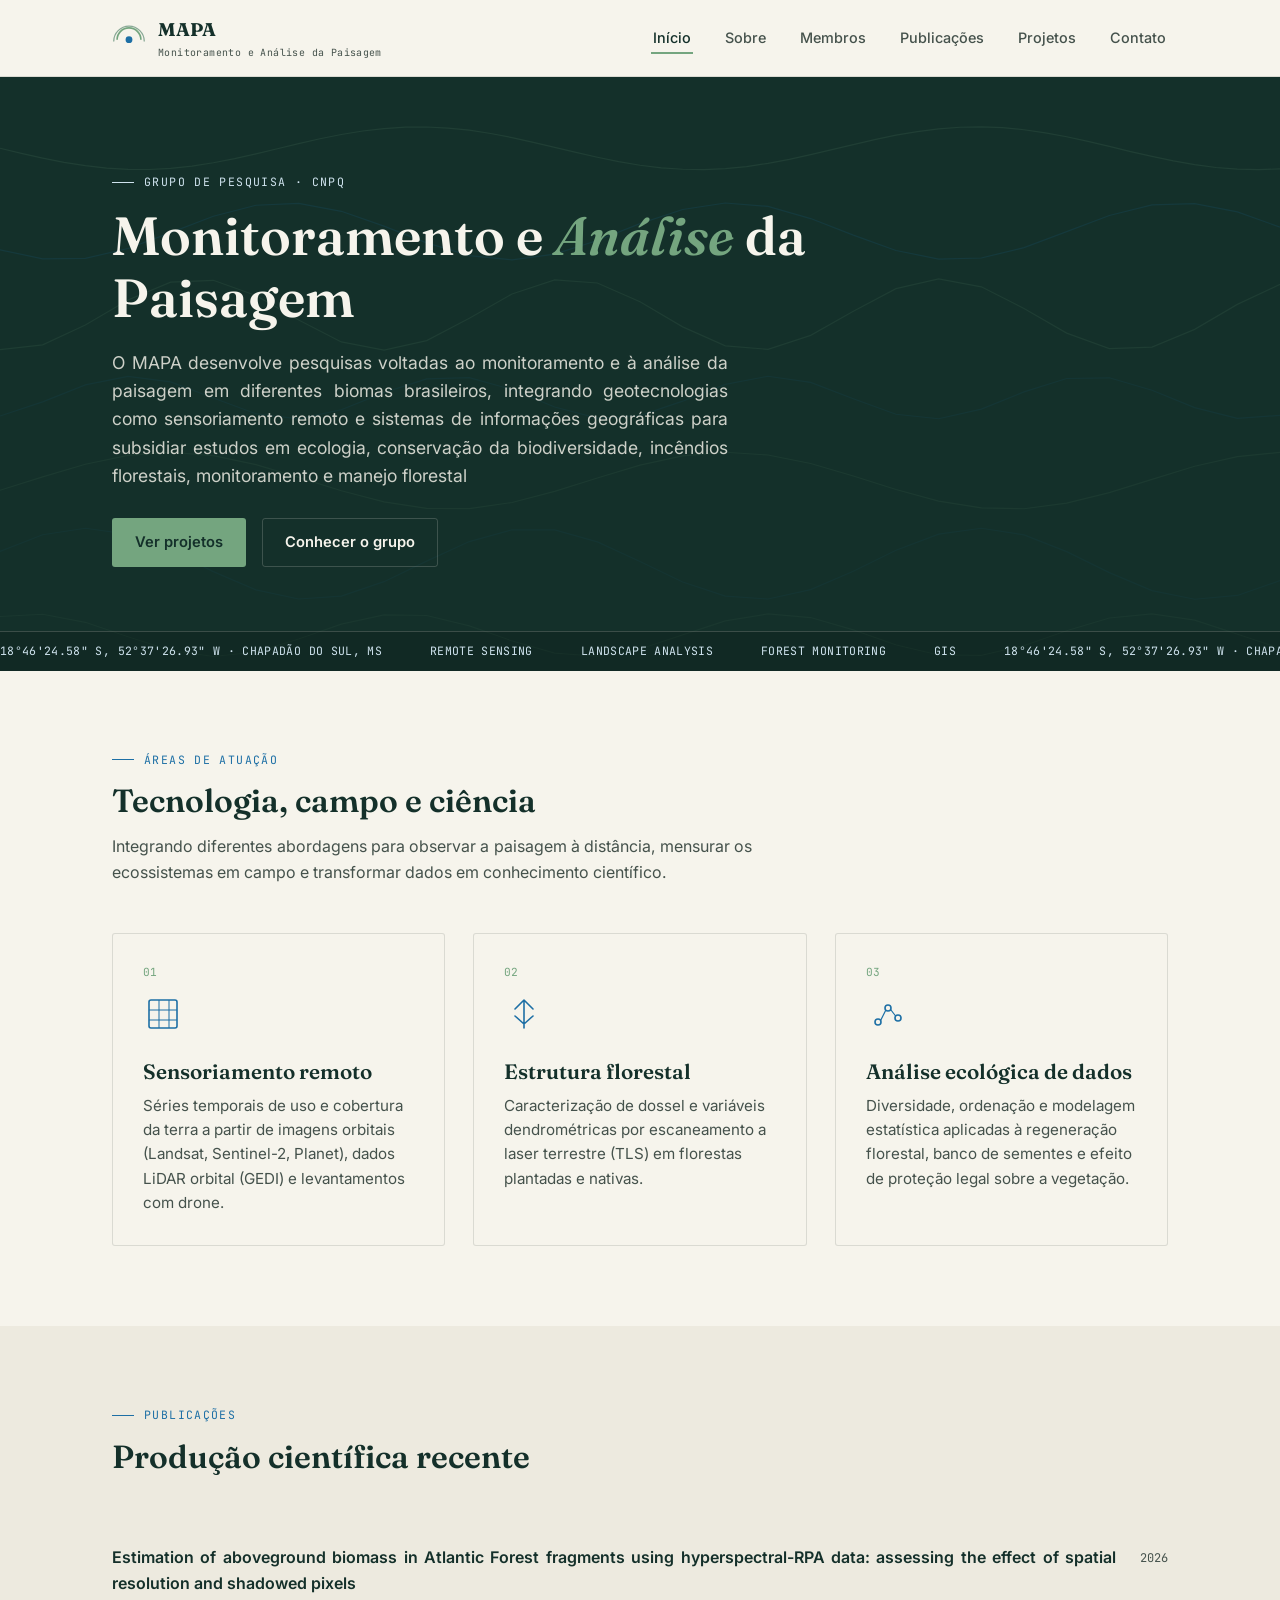
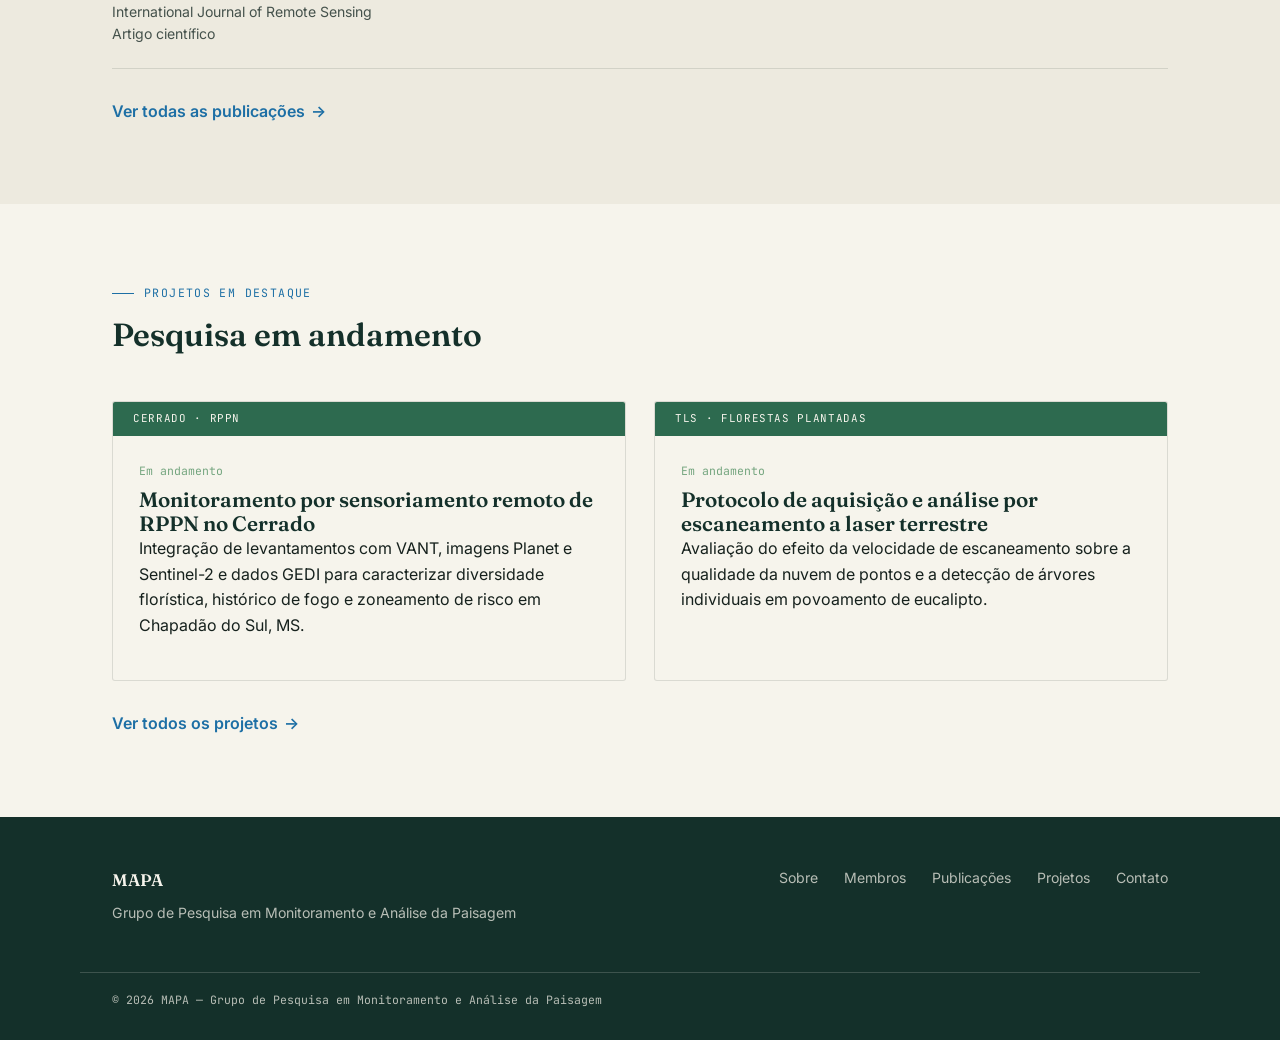
<file: index.html>
<!DOCTYPE html>
<html lang="pt-BR">
<head>
<meta charset="UTF-8">
<meta name="viewport" content="width=device-width, initial-scale=1.0">
<title>MAPA · Grupo de Pesquisa em Monitoramento e Análise da Paisagem</title>
<meta name="description" content="MAPA é um grupo de pesquisa dedicado ao monitoramento e à análise da paisagem por meio de sensoriamento remoto, estrutura florestal e ciência de dados ecológicos.">
<link rel="preconnect" href="https://fonts.googleapis.com">
<link rel="stylesheet" href="css/style.css">
</head>
<body>

<header class="site-header">
  <div class="wrap">
    <a href="index.html" class="brand">
      <svg class="brand-mark" viewBox="0 0 40 40" fill="none" xmlns="http://www.w3.org/2000/svg" aria-hidden="true">
        <path d="M2 24a18 18 0 1 1 36 0" stroke="#2D6A4F" stroke-width="1.5" opacity="0.55"/>
        <path d="M6 22a14 14 0 1 1 28 0" stroke="#74A57F" stroke-width="2"/>
        <circle cx="20" cy="22" r="4" fill="#1D6FA5"/>
      </svg>
      <span>MAPA<br><small>Monitoramento e Análise da Paisagem</small></span>
    </a>
    <button class="nav-toggle" aria-label="Abrir menu"><span></span><span></span><span></span></button>
    <nav class="primary-nav">
      <ul>
        <li><a href="index.html" class="active">Início</a></li>
        <li><a href="sobre.html">Sobre</a></li>
        <li><a href="membros.html">Membros</a></li>
        <li><a href="publicacoes.html">Publicações</a></li>
        <li><a href="projetos.html">Projetos</a></li>
        <li><a href="contato.html">Contato</a></li>
      </ul>
    </nav>
  </div>
</header>

<section class="hero">
  <svg class="hero-contours" viewBox="0 0 1200 500" preserveAspectRatio="none" xmlns="http://www.w3.org/2000/svg" aria-hidden="true">
    <path d="M0,60.0 L20,64.3 L40,68.3 L60,71.9 L80,74.7 L100,76.8 L120,77.8 L140,77.9 L160,76.9 L180,75.0 L200,72.2 L220,68.7 L240,64.7 L260,60.4 L280,56.1 L300,52.0 L320,48.4 L340,45.5 L360,43.4 L380,42.2 L400,42.1 L420,43.0 L440,44.8 L460,47.6 L480,51.0 L500,55.0 L520,59.2 L540,63.5 L560,67.6 L580,71.3 L600,74.3 L620,76.5 L640,77.7 L660,78.0 L680,77.2 L700,75.4 L720,72.7 L740,69.3 L760,65.4 L780,61.2 L800,56.9 L820,52.7 L840,49.0 L860,46.0 L880,43.7 L900,42.3 L920,42.0 L940,42.7 L960,44.4 L980,47.0 L1000,50.3 L1020,54.2 L1040,58.4 L1060,62.8 L1080,66.9 L1100,70.7 L1120,73.8 L1140,76.2 L1160,77.6 L1180,78.0 L1200,77.4" fill="none" stroke="#74A57F" stroke-width="1" opacity="0.25"/>
    <path d="M0,145.5 L40,153.1 L80,152.7 L120,144.4 L160,131.0 L200,117.3 L240,108.0 L280,106.4 L320,113.1 L360,125.6 L400,139.7 L440,150.4 L480,154.0 L520,149.2 L560,137.7 L600,123.5 L640,111.6 L680,106.1 L720,109.0 L760,119.2 L800,133.2 L840,146.1 L880,153.3 L920,152.4 L960,143.7 L1000,130.2 L1040,116.6 L1080,107.7 L1120,106.6 L1160,113.6 L1200,126.4" fill="none" stroke="#1D6FA5" stroke-width="1" opacity="0.3"/>
    <path d="M0,229.6 L40,225.6 L80,208.9 L120,187.8 L160,172.8 L200,171.2 L240,184.0 L280,204.7 L320,223.1 L360,230.0 L400,222.0 L440,203.1 L480,182.7 L520,170.8 L560,173.5 L600,189.3 L640,210.4 L680,226.4 L720,229.3 L760,217.6 L800,197.2 L840,178.2 L880,170.0 L920,176.7 L960,194.9 L1000,215.7 L1040,228.7 L1080,227.4 L1120,212.5 L1160,191.5 L1200,174.6" fill="none" stroke="#74A57F" stroke-width="1" opacity="0.22"/>
    <path d="M0,285.5 L40,273.6 L80,259.3 L120,252.1 L160,256.8 L200,270.3 L240,283.6 L280,287.9 L320,280.2 L360,265.8 L400,254.2 L440,253.1 L480,263.2 L520,277.9 L560,287.3 L600,285.2 L640,273.0 L680,258.8 L720,252.0 L760,257.2 L800,270.9 L840,284.0 L880,287.8 L920,279.7 L960,265.2 L1000,253.9 L1040,253.3 L1080,263.8 L1120,278.4 L1160,287.5 L1200,284.9" fill="none" stroke="#1D6FA5" stroke-width="1" opacity="0.18"/>
    <path d="M0,348.0 L40,336.7 L80,326.1 L120,318.6 L160,316.0 L200,318.8 L240,326.4 L280,337.1 L320,348.4 L360,357.8 L400,363.2 L440,363.4 L480,358.3 L520,349.0 L560,337.7 L600,326.9 L640,319.1 L680,316.0 L720,318.3 L760,325.5 L800,336.0 L840,347.4 L880,357.1 L920,362.9 L960,363.6 L1000,358.9 L1040,350.0 L1080,338.8 L1120,327.8 L1160,319.7 L1200,316.1" fill="none" stroke="#74A57F" stroke-width="1" opacity="0.16"/>
    <path d="M0,399.5 L40,385.5 L80,380.0 L120,385.0 L160,398.8 L200,416.5 L240,431.9 L280,439.6 L320,437.1 L360,425.0 L400,407.7 L440,391.2 L480,381.3 L520,381.4 L560,391.5 L600,408.0 L640,425.3 L680,437.2 L720,439.6 L760,431.7 L800,416.2 L840,398.5 L880,384.9 L920,380.0 L960,385.6 L1000,399.7 L1040,417.4 L1080,432.5 L1120,439.8 L1160,436.6 L1200,424.1" fill="none" stroke="#1D6FA5" stroke-width="1" opacity="0.14"/>
    <path d="M0,454.3 L40,452.4 L80,459.2 L120,471.4 L160,482.9 L200,488.0 L240,484.2 L280,473.3 L320,460.8 L360,452.9 L400,453.5 L440,462.2 L480,474.9 L520,485.1 L560,487.8 L600,481.7 L640,469.8 L680,458.0 L720,452.1 L760,455.2 L800,465.6 L840,478.2 L880,486.7 L920,487.0 L960,478.8 L1000,466.3 L1040,455.6 L1080,452.1 L1120,457.4 L1160,469.1 L1200,481.1" fill="none" stroke="#74A57F" stroke-width="1" opacity="0.12"/>
  </svg>

  <div class="wrap">
    <div class="hero-inner fade-in">
      <div class="eyebrow">Grupo de Pesquisa · CNPq</div>
      <h1>Monitoramento e <em>Análise</em> da Paisagem</h1>
      <p class="lede" style="text-align: justify;">O MAPA desenvolve pesquisas voltadas ao monitoramento e à análise da paisagem em diferentes biomas brasileiros, integrando geotecnologias como sensoriamento remoto e sistemas de informações geográficas para subsidiar estudos em ecologia, conservação da biodiversidade, incêndios florestais, monitoramento e manejo florestal</p>
      <div class="hero-actions">
        <a href="projetos.html" class="btn btn-primary">Ver projetos</a>
        <a href="sobre.html" class="btn btn-ghost">Conhecer o grupo</a>
      </div>
    </div>
  </div>

  <div class="ticker">
    <div class="ticker-track">
      <span>18°46'24.58" S, 52°37'26.93" W · CHAPADÃO DO SUL, MS</span>
      <span>REMOTE SENSING</span>
      <span>LANDSCAPE ANALYSIS</span>
      <span>FOREST MONITORING</span>
      <span>GIS</span>
      <span>18°46'24.58" S, 52°37'26.93" W · CHAPADÃO DO SUL, MS</span>
      <span>REMOTE SENSING</span>
      <span>LANDSCAPE ANALYSIS</span>
      <span>FOREST MONITORING</span>
      <span>GIS</span>
    </div>
  </div>
</section>

<section class="section">
  <div class="wrap">
    <div class="section-head">
      <div class="eyebrow">Áreas de atuação</div>
      <h2>Tecnologia, campo e ciência</h2>
      <p style="text-align: justify;">Integrando diferentes abordagens para observar a paisagem à distância, mensurar os ecossistemas em campo e transformar dados em conhecimento científico.</p>
    </div>
    <div class="grid-3">
      <div class="card">
        <span class="card-index">01</span>
        <svg class="icon" viewBox="0 0 40 40" fill="none" xmlns="http://www.w3.org/2000/svg" aria-hidden="true">
          <rect x="6" y="6" width="28" height="28" rx="2" stroke="currentColor" stroke-width="1.6"/>
          <path d="M6 16h28M6 26h28M16 6v28M26 6v28" stroke="currentColor" stroke-width="1"/>
        </svg>
        <h3>Sensoriamento remoto</h3>
        <p>Séries temporais de uso e cobertura da terra a partir de imagens orbitais (Landsat, Sentinel-2, Planet), dados LiDAR orbital (GEDI) e levantamentos com drone.</p>
      </div>
      <div class="card">
        <span class="card-index">02</span>
        <svg class="icon" viewBox="0 0 40 40" fill="none" xmlns="http://www.w3.org/2000/svg" aria-hidden="true">
          <path d="M20 6v28M20 6l-9 9M20 6l9 9M11 22l9 8 9-8" stroke="currentColor" stroke-width="1.6" stroke-linecap="round" stroke-linejoin="round"/>
        </svg>
        <h3>Estrutura florestal</h3>
        <p>Caracterização de dossel e variáveis dendrométricas por escaneamento a laser terrestre (TLS) em florestas plantadas e nativas.</p>
      </div>
      <div class="card">
        <span class="card-index">03</span>
        <svg class="icon" viewBox="0 0 40 40" fill="none" xmlns="http://www.w3.org/2000/svg" aria-hidden="true">
          <circle cx="12" cy="28" r="3" stroke="currentColor" stroke-width="1.6"/>
          <circle cx="22" cy="14" r="3" stroke="currentColor" stroke-width="1.6"/>
          <circle cx="32" cy="24" r="3" stroke="currentColor" stroke-width="1.6"/>
          <path d="M14.6 26.5L19.6 16.5M24.6 15.5L29.6 22" stroke="currentColor" stroke-width="1.2"/>
        </svg>
        <h3>Análise ecológica de dados</h3>
        <p>Diversidade, ordenação e modelagem estatística aplicadas à regeneração florestal, banco de sementes e efeito de proteção legal sobre a vegetação.</p>
      </div>
    </div>
  </div>
</section>

<section class="section section-alt">
  <div class="wrap">
    <div class="section-head">
      <div class="eyebrow">Publicações</div>
      <h2>Produção científica recente</h2>
    </div>

    <div class="list-row">
      <div>
        <div class="title" style="text-align: justify;">Estimation of aboveground biomass in Atlantic Forest fragments using hyperspectral-RPA data: assessing the effect of spatial resolution and shadowed pixels</div>
        <div class="authors">International Journal of Remote Sensing</div>
        <div class="authors">Artigo científico</div>
      </div>
      <div class="meta">2026</div>
    </div>
    <div class="section-foot">
      <a href="publicacoes.html" class="link-arrow">Ver todas as publicações</a>
    </div>
  </div>
</section>

<section class="section">
  <div class="wrap">
    <div class="section-head">
      <div class="eyebrow">Projetos em destaque</div>
      <h2>Pesquisa em andamento</h2>
    </div>
    <div class="grid-2">
      <div class="project-card">
        <div class="tag-strip">Cerrado · RPPN</div>
        <div class="body">
          <span class="status">Em andamento</span>
          <h3>Monitoramento por sensoriamento remoto de RPPN no Cerrado</h3>
          <p>Integração de levantamentos com VANT, imagens Planet e Sentinel-2 e dados GEDI para caracterizar diversidade florística, histórico de fogo e zoneamento de risco em Chapadão do Sul, MS.</p>
        </div>
      </div>
      <div class="project-card">
        <div class="tag-strip">TLS · Florestas plantadas</div>
        <div class="body">
          <span class="status">Em andamento</span>
          <h3>Protocolo de aquisição e análise por escaneamento a laser terrestre</h3>
          <p>Avaliação do efeito da velocidade de escaneamento sobre a qualidade da nuvem de pontos e a detecção de árvores individuais em povoamento de eucalipto.</p>
        </div>
      </div>
    </div>
    <div class="section-foot">
      <a href="projetos.html" class="link-arrow">Ver todos os projetos</a>
    </div>
  </div>
</section>

<footer class="site-footer">
  <div class="wrap">
    <div>
      <div class="foot-brand">MAPA</div>
      <p>Grupo de Pesquisa em Monitoramento e Análise da Paisagem</p>
    </div>
    <div class="foot-links">
      <a href="sobre.html">Sobre</a>
      <a href="membros.html">Membros</a>
      <a href="publicacoes.html">Publicações</a>
      <a href="projetos.html">Projetos</a>
      <a href="contato.html">Contato</a>
    </div>
  </div>
  <div class="wrap foot-bottom">
    © 2026 MAPA — Grupo de Pesquisa em Monitoramento e Análise da Paisagem
  </div>
</footer>

<script src="js/main.js"></script>
</body>
</html>
</file>
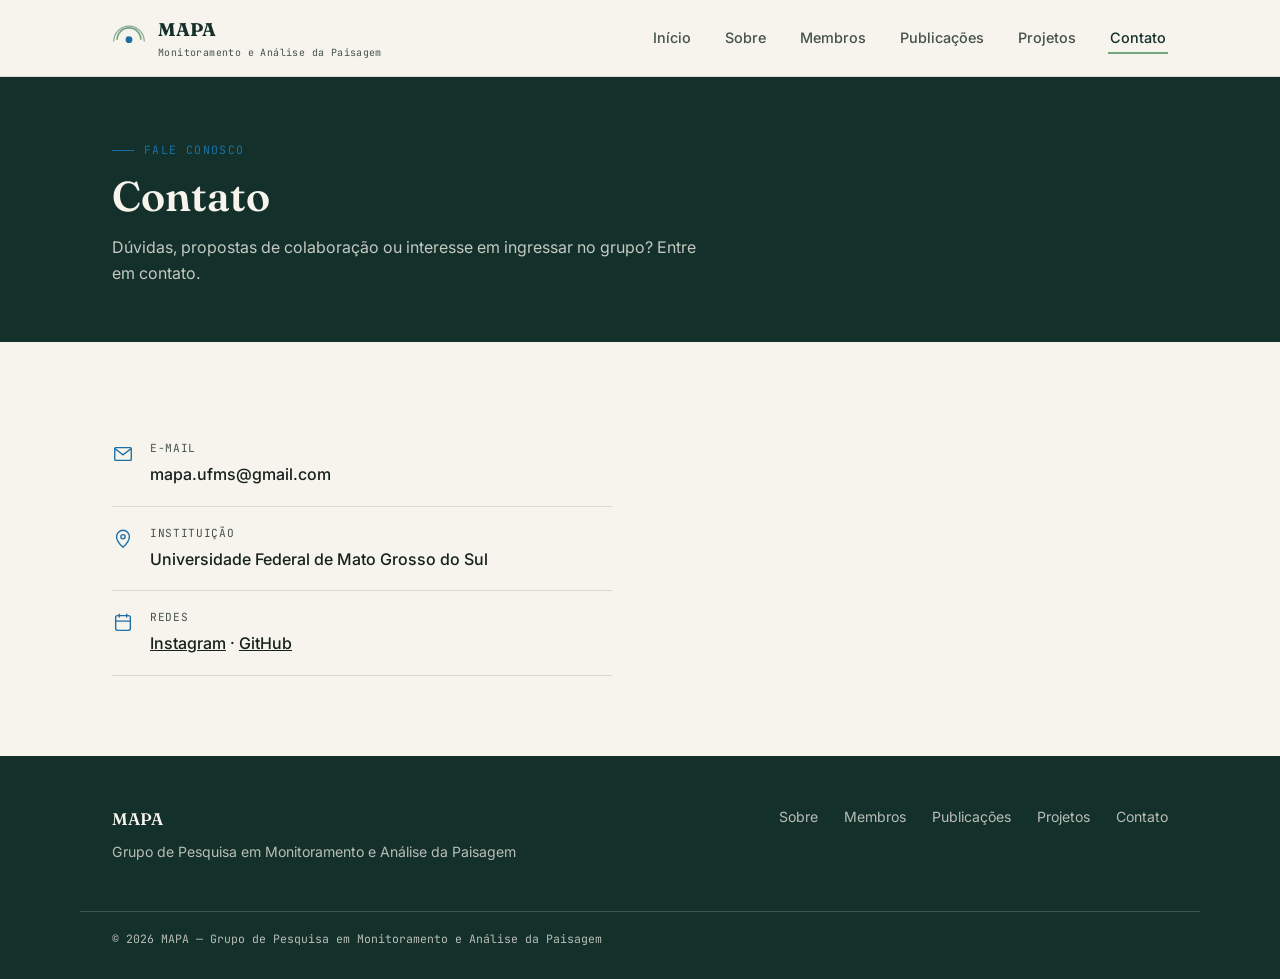
<file: contato.html>
<!DOCTYPE html>
<html lang="pt-BR">
<head>
<meta charset="UTF-8">
<meta name="viewport" content="width=device-width, initial-scale=1.0">
<title>Contato · MAPA</title>
<meta name="description" content="Fale com o grupo de pesquisa MAPa.">
<link rel="preconnect" href="https://fonts.googleapis.com">
<link rel="stylesheet" href="css/style.css">
</head>
<body>

<header class="site-header">
  <div class="wrap">
    <a href="index.html" class="brand">
      <svg class="brand-mark" viewBox="0 0 40 40" fill="none" xmlns="http://www.w3.org/2000/svg" aria-hidden="true">
        <path d="M2 24a18 18 0 1 1 36 0" stroke="#2D6A4F" stroke-width="1.5" opacity="0.55"/>
        <path d="M6 22a14 14 0 1 1 28 0" stroke="#74A57F" stroke-width="2"/>
        <circle cx="20" cy="22" r="4" fill="#1D6FA5"/>
      </svg>
      <span>MAPA<br><small>Monitoramento e Análise da Paisagem</small></span>
    </a>
    <button class="nav-toggle" aria-label="Abrir menu"><span></span><span></span><span></span></button>
    <nav class="primary-nav">
      <ul>
        <li><a href="index.html">Início</a></li>
        <li><a href="sobre.html">Sobre</a></li>
        <li><a href="membros.html">Membros</a></li>
        <li><a href="publicacoes.html">Publicações</a></li>
        <li><a href="projetos.html">Projetos</a></li>
        <li><a href="contato.html" class="active">Contato</a></li>
      </ul>
    </nav>
  </div>
</header>

<section class="page-hero">
  <div class="wrap">
    <div class="eyebrow">Fale conosco</div>
    <h1>Contato</h1>
    <p>Dúvidas, propostas de colaboração ou interesse em ingressar no grupo? Entre em contato.</p>
  </div>
</section>

<section class="section">
  <div class="wrap">
    <div class="contact-grid" style="grid-template-columns: 1fr; max-width: 500px;">
      <div>
        <div class="contact-item">
          <svg class="icon" viewBox="0 0 24 24" fill="none" xmlns="http://www.w3.org/2000/svg"><path d="M3 6l9 7 9-7" stroke="currentColor" stroke-width="1.5"/><rect x="3" y="5" width="18" height="14" rx="1" stroke="currentColor" stroke-width="1.5"/></svg>
          <div>
            <div class="label">E-mail</div>
            <div class="value">mapa.ufms@gmail.com</div>
          </div>
        </div>
        <div class="contact-item">
          <svg class="icon" viewBox="0 0 24 24" fill="none" xmlns="http://www.w3.org/2000/svg"><path d="M12 21s7-6.3 7-11.5A7 7 0 0 0 5 9.5C5 14.7 12 21 12 21z" stroke="currentColor" stroke-width="1.5"/><circle cx="12" cy="9.5" r="2.3" stroke="currentColor" stroke-width="1.5"/></svg>
          <div>
            <div class="label">Instituição</div>
            <div class="value">Universidade Federal de Mato Grosso do Sul</div>
          </div>
        </div>
        <div class="contact-item">
          <svg class="icon" viewBox="0 0 24 24" fill="none" xmlns="http://www.w3.org/2000/svg"><rect x="4" y="4" width="16" height="16" rx="2" stroke="currentColor" stroke-width="1.5"/><path d="M8 2v4M16 2v4M4 10h16" stroke="currentColor" stroke-width="1.5"/></svg>
          <div>
            <div class="label">Redes</div>
            <div class="value"><a href="#" style="text-decoration:underline;">Instagram</a> · <a href="https://github.com/MAPALab" target="_blank" style="text-decoration:underline;">GitHub</a></div>
          </div>
        </div>
      </div>
    </div>
  </div>
</section>

<footer class="site-footer">
  <div class="wrap">
    <div>
      <div class="foot-brand">MAPA</div>
      <p>Grupo de Pesquisa em Monitoramento e Análise da Paisagem</p>
    </div>
    <div class="foot-links">
      <a href="sobre.html">Sobre</a>
      <a href="membros.html">Membros</a>
      <a href="publicacoes.html">Publicações</a>
      <a href="projetos.html">Projetos</a>
      <a href="contato.html">Contato</a>
    </div>
  </div>
  <div class="wrap foot-bottom">
    © 2026 MAPA — Grupo de Pesquisa em Monitoramento e Análise da Paisagem
  </div>
</footer>

<script src="js/main.js"></script>
</body>
</html>
</file>
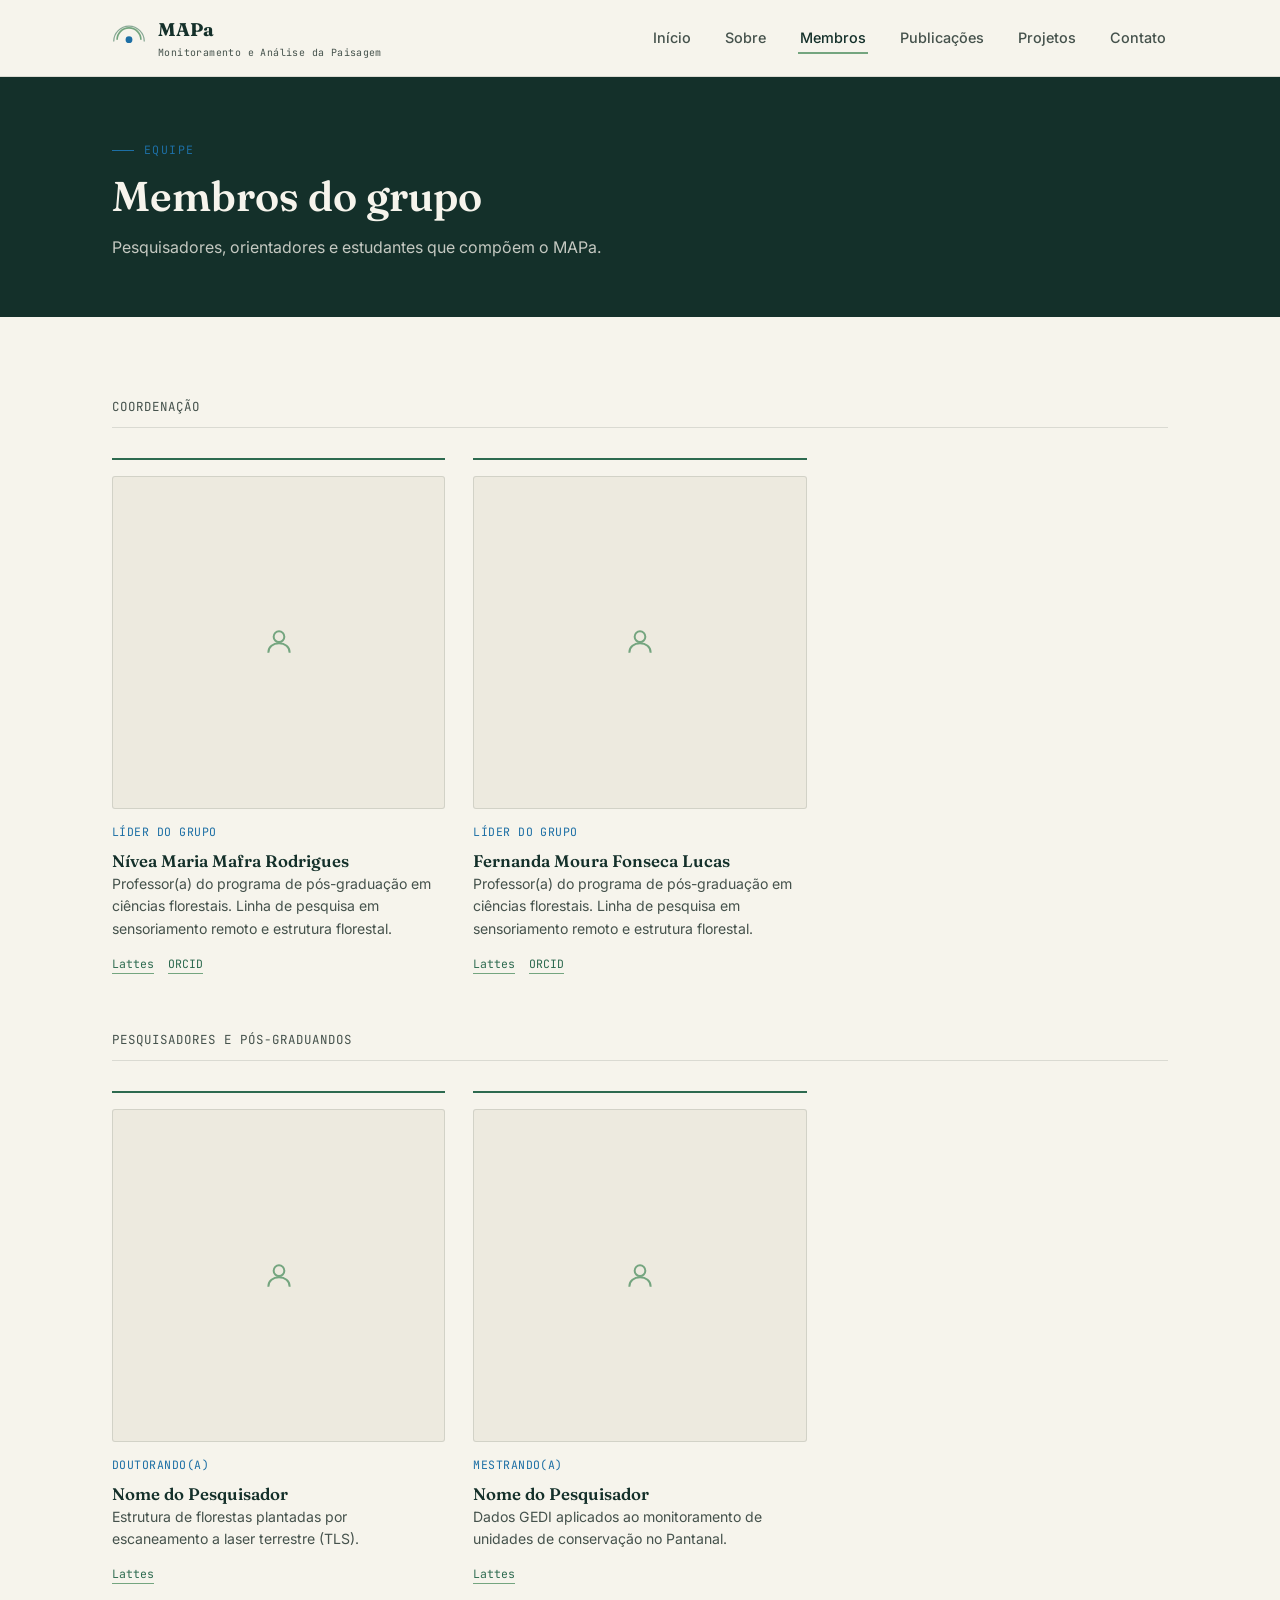
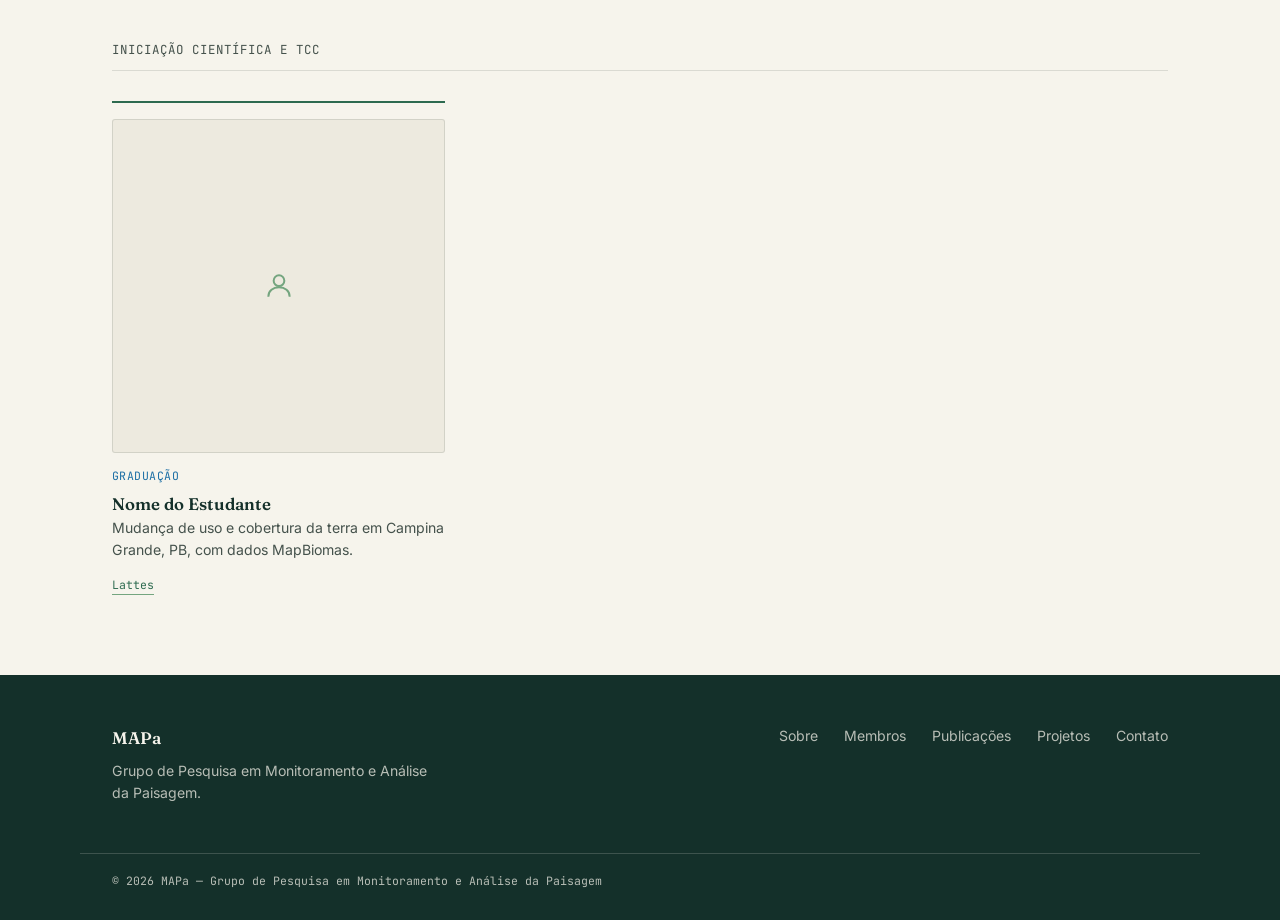
<file: membros.html>
<!DOCTYPE html>
<html lang="pt-BR">
<head>
<meta charset="UTF-8">
<meta name="viewport" content="width=device-width, initial-scale=1.0">
<title>Membros · MAPa</title>
<meta name="description" content="Coordenação, pesquisadores e estudantes do grupo MAPa.">
<link rel="preconnect" href="https://fonts.googleapis.com">
<link rel="stylesheet" href="css/style.css">
</head>
<body>

<header class="site-header">
  <div class="wrap">
    <a href="index.html" class="brand">
      <svg class="brand-mark" viewBox="0 0 40 40" fill="none" xmlns="http://www.w3.org/2000/svg" aria-hidden="true">
        <path d="M2 24a18 18 0 1 1 36 0" stroke="#2D6A4F" stroke-width="1.5" opacity="0.55"/>
        <path d="M6 22a14 14 0 1 1 28 0" stroke="#74A57F" stroke-width="2"/>
        <circle cx="20" cy="22" r="4" fill="#1D6FA5"/>
      </svg>
      <span>MAPa<br><small>Monitoramento e Análise da Paisagem</small></span>
    </a>
    <button class="nav-toggle" aria-label="Abrir menu"><span></span><span></span><span></span></button>
    <nav class="primary-nav">
      <ul>
        <li><a href="index.html">Início</a></li>
        <li><a href="sobre.html">Sobre</a></li>
        <li><a href="membros.html" class="active">Membros</a></li>
        <li><a href="publicacoes.html">Publicações</a></li>
        <li><a href="projetos.html">Projetos</a></li>
        <li><a href="contato.html">Contato</a></li>
      </ul>
    </nav>
  </div>
</header>

<section class="page-hero">
  <div class="wrap">
    <div class="eyebrow">Equipe</div>
    <h1>Membros do grupo</h1>
    <p>Pesquisadores, orientadores e estudantes que compõem o MAPa.</p>
  </div>
</section>

<section class="section">
  <div class="wrap">

    <div class="group-label">Coordenação</div>
    <div class="team-grid">
      <div class="member">
        <div class="avatar">
          <svg width="32" height="32" viewBox="0 0 24 24" fill="none" xmlns="http://www.w3.org/2000/svg"><circle cx="12" cy="8" r="4" stroke="currentColor" stroke-width="1.5"/><path d="M4 20c0-4.4 3.6-7 8-7s8 2.6 8 7" stroke="currentColor" stroke-width="1.5"/></svg>
        </div>
        <span class="role">Líder do grupo</span>
        <h3>Nívea Maria Mafra Rodrigues</h3>
        <p>Professor(a) do programa de pós-graduação em ciências florestais. Linha de pesquisa em sensoriamento remoto e estrutura florestal.</p>
        <div class="links">
          <a href="#">Lattes</a>
          <a href="#">ORCID</a>
        </div>
      </div>
      <div class="member">
        <div class="avatar">
          <svg width="32" height="32" viewBox="0 0 24 24" fill="none" xmlns="http://www.w3.org/2000/svg"><circle cx="12" cy="8" r="4" stroke="currentColor" stroke-width="1.5"/><path d="M4 20c0-4.4 3.6-7 8-7s8 2.6 8 7" stroke="currentColor" stroke-width="1.5"/></svg>
        </div>
        <span class="role">Líder do grupo</span>
        <h3>Fernanda Moura Fonseca Lucas</h3>
        <p>Professor(a) do programa de pós-graduação em ciências florestais. Linha de pesquisa em sensoriamento remoto e estrutura florestal.</p>
        <div class="links">
          <a href="#">Lattes</a>
          <a href="#">ORCID</a>
        </div>
      </div>
    </div>

    <div class="group-label">Pesquisadores e pós-graduandos</div>
    <div class="team-grid">
      <div class="member">
        <div class="avatar">
          <svg width="32" height="32" viewBox="0 0 24 24" fill="none" xmlns="http://www.w3.org/2000/svg"><circle cx="12" cy="8" r="4" stroke="currentColor" stroke-width="1.5"/><path d="M4 20c0-4.4 3.6-7 8-7s8 2.6 8 7" stroke="currentColor" stroke-width="1.5"/></svg>
        </div>
        <span class="role">Doutorando(a)</span>
        <h3>Nome do Pesquisador</h3>
        <p>Estrutura de florestas plantadas por escaneamento a laser terrestre (TLS).</p>
        <div class="links">
          <a href="#">Lattes</a>
        </div>
      </div>
      <div class="member">
        <div class="avatar">
          <svg width="32" height="32" viewBox="0 0 24 24" fill="none" xmlns="http://www.w3.org/2000/svg"><circle cx="12" cy="8" r="4" stroke="currentColor" stroke-width="1.5"/><path d="M4 20c0-4.4 3.6-7 8-7s8 2.6 8 7" stroke="currentColor" stroke-width="1.5"/></svg>
        </div>
        <span class="role">Mestrando(a)</span>
        <h3>Nome do Pesquisador</h3>
        <p>Dados GEDI aplicados ao monitoramento de unidades de conservação no Pantanal.</p>
        <div class="links">
          <a href="#">Lattes</a>
        </div>
      </div>
    </div>

    <div class="group-label">Iniciação científica e TCC</div>
    <div class="team-grid">
      <div class="member">
        <div class="avatar">
          <svg width="32" height="32" viewBox="0 0 24 24" fill="none" xmlns="http://www.w3.org/2000/svg"><circle cx="12" cy="8" r="4" stroke="currentColor" stroke-width="1.5"/><path d="M4 20c0-4.4 3.6-7 8-7s8 2.6 8 7" stroke="currentColor" stroke-width="1.5"/></svg>
        </div>
        <span class="role">Graduação</span>
        <h3>Nome do Estudante</h3>
        <p>Mudança de uso e cobertura da terra em Campina Grande, PB, com dados MapBiomas.</p>
        <div class="links">
          <a href="#">Lattes</a>
        </div>
      </div>
    </div>

  </div>
</section>

<footer class="site-footer">
  <div class="wrap">
    <div>
      <div class="foot-brand">MAPa</div>
      <p style="max-width:36ch;">Grupo de Pesquisa em Monitoramento e Análise da Paisagem.</p>
    </div>
    <div class="foot-links">
      <a href="sobre.html">Sobre</a>
      <a href="membros.html">Membros</a>
      <a href="publicacoes.html">Publicações</a>
      <a href="projetos.html">Projetos</a>
      <a href="contato.html">Contato</a>
    </div>
  </div>
  <div class="wrap foot-bottom">
    © 2026 MAPa — Grupo de Pesquisa em Monitoramento e Análise da Paisagem
  </div>
</footer>

<script src="js/main.js"></script>
</body>
</html>
</file>
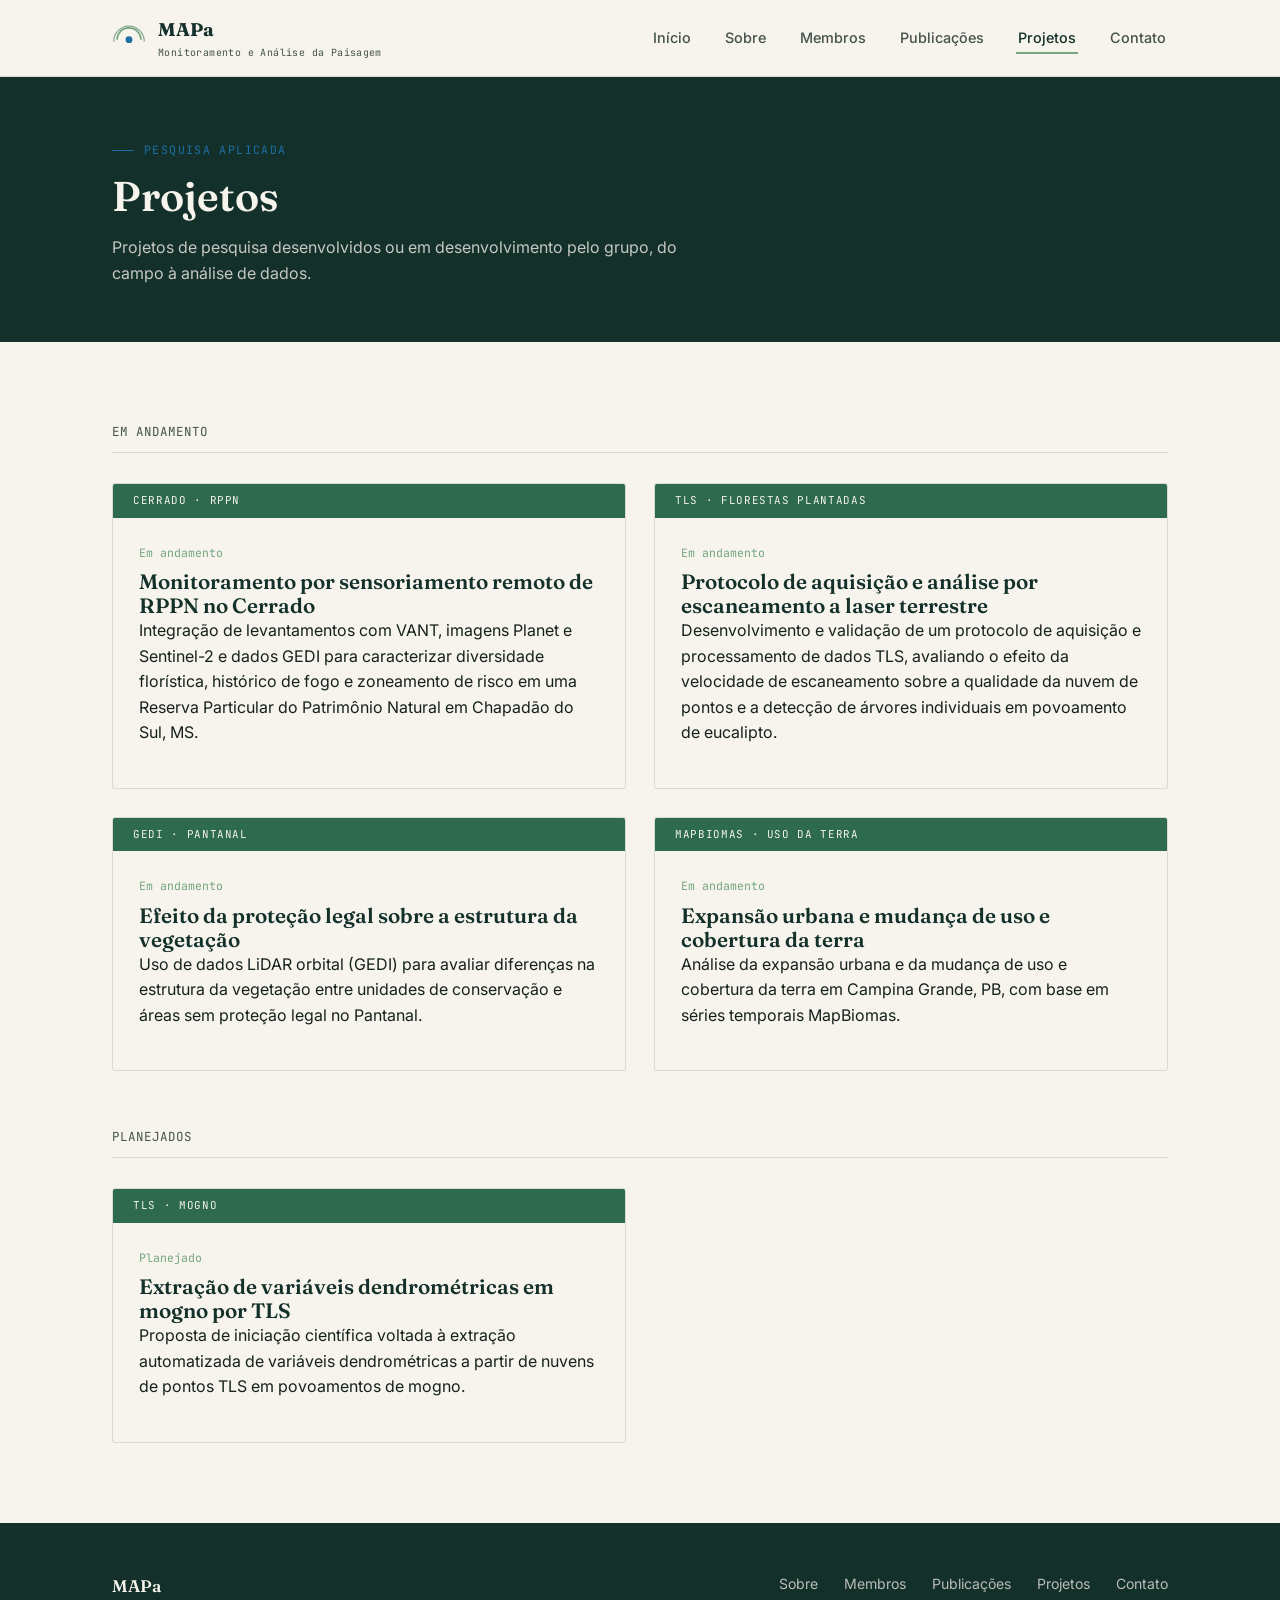
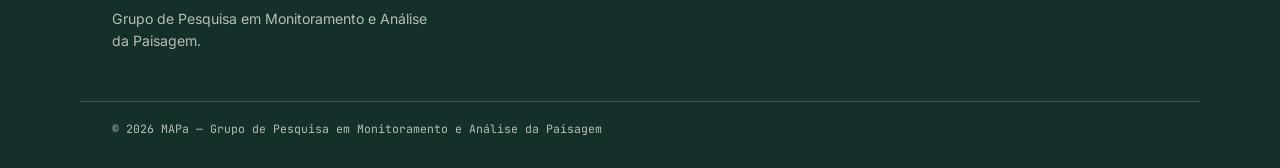
<file: projetos.html>
<!DOCTYPE html>
<html lang="pt-BR">
<head>
<meta charset="UTF-8">
<meta name="viewport" content="width=device-width, initial-scale=1.0">
<title>Projetos · MAPa</title>
<meta name="description" content="Projetos de pesquisa em andamento e concluídos do grupo MAPa.">
<link rel="preconnect" href="https://fonts.googleapis.com">
<link rel="stylesheet" href="css/style.css">
</head>
<body>

<header class="site-header">
  <div class="wrap">
    <a href="index.html" class="brand">
      <svg class="brand-mark" viewBox="0 0 40 40" fill="none" xmlns="http://www.w3.org/2000/svg" aria-hidden="true">
        <path d="M2 24a18 18 0 1 1 36 0" stroke="#2D6A4F" stroke-width="1.5" opacity="0.55"/>
        <path d="M6 22a14 14 0 1 1 28 0" stroke="#74A57F" stroke-width="2"/>
        <circle cx="20" cy="22" r="4" fill="#1D6FA5"/>
      </svg>
      <span>MAPa<br><small>Monitoramento e Análise da Paisagem</small></span>
    </a>
    <button class="nav-toggle" aria-label="Abrir menu"><span></span><span></span><span></span></button>
    <nav class="primary-nav">
      <ul>
        <li><a href="index.html">Início</a></li>
        <li><a href="sobre.html">Sobre</a></li>
        <li><a href="membros.html">Membros</a></li>
        <li><a href="publicacoes.html">Publicações</a></li>
        <li><a href="projetos.html" class="active">Projetos</a></li>
        <li><a href="contato.html">Contato</a></li>
      </ul>
    </nav>
  </div>
</header>

<section class="page-hero">
  <div class="wrap">
    <div class="eyebrow">Pesquisa aplicada</div>
    <h1>Projetos</h1>
    <p>Projetos de pesquisa desenvolvidos ou em desenvolvimento pelo grupo, do campo à análise de dados.</p>
  </div>
</section>

<section class="section">
  <div class="wrap">
    <div class="group-label">Em andamento</div>
    <div class="grid-2">
      <div class="project-card">
        <div class="tag-strip">Cerrado · RPPN</div>
        <div class="body">
          <span class="status">Em andamento</span>
          <h3>Monitoramento por sensoriamento remoto de RPPN no Cerrado</h3>
          <p>Integração de levantamentos com VANT, imagens Planet e Sentinel-2 e dados GEDI para caracterizar diversidade florística, histórico de fogo e zoneamento de risco em uma Reserva Particular do Patrimônio Natural em Chapadão do Sul, MS.</p>
        </div>
      </div>
      <div class="project-card">
        <div class="tag-strip">TLS · Florestas plantadas</div>
        <div class="body">
          <span class="status">Em andamento</span>
          <h3>Protocolo de aquisição e análise por escaneamento a laser terrestre</h3>
          <p>Desenvolvimento e validação de um protocolo de aquisição e processamento de dados TLS, avaliando o efeito da velocidade de escaneamento sobre a qualidade da nuvem de pontos e a detecção de árvores individuais em povoamento de eucalipto.</p>
        </div>
      </div>
      <div class="project-card">
        <div class="tag-strip">GEDI · Pantanal</div>
        <div class="body">
          <span class="status">Em andamento</span>
          <h3>Efeito da proteção legal sobre a estrutura da vegetação</h3>
          <p>Uso de dados LiDAR orbital (GEDI) para avaliar diferenças na estrutura da vegetação entre unidades de conservação e áreas sem proteção legal no Pantanal.</p>
        </div>
      </div>
      <div class="project-card">
        <div class="tag-strip">MapBiomas · Uso da terra</div>
        <div class="body">
          <span class="status">Em andamento</span>
          <h3>Expansão urbana e mudança de uso e cobertura da terra</h3>
          <p>Análise da expansão urbana e da mudança de uso e cobertura da terra em Campina Grande, PB, com base em séries temporais MapBiomas.</p>
        </div>
      </div>
    </div>

    <div class="group-label">Planejados</div>
    <div class="grid-2">
      <div class="project-card">
        <div class="tag-strip">TLS · Mogno</div>
        <div class="body">
          <span class="status">Planejado</span>
          <h3>Extração de variáveis dendrométricas em mogno por TLS</h3>
          <p>Proposta de iniciação científica voltada à extração automatizada de variáveis dendrométricas a partir de nuvens de pontos TLS em povoamentos de mogno.</p>
        </div>
      </div>
    </div>
  </div>
</section>

<footer class="site-footer">
  <div class="wrap">
    <div>
      <div class="foot-brand">MAPa</div>
      <p style="max-width:36ch;">Grupo de Pesquisa em Monitoramento e Análise da Paisagem.</p>
    </div>
    <div class="foot-links">
      <a href="sobre.html">Sobre</a>
      <a href="membros.html">Membros</a>
      <a href="publicacoes.html">Publicações</a>
      <a href="projetos.html">Projetos</a>
      <a href="contato.html">Contato</a>
    </div>
  </div>
  <div class="wrap foot-bottom">
    © 2026 MAPa — Grupo de Pesquisa em Monitoramento e Análise da Paisagem
  </div>
</footer>

<script src="js/main.js"></script>
</body>
</html>
</file>
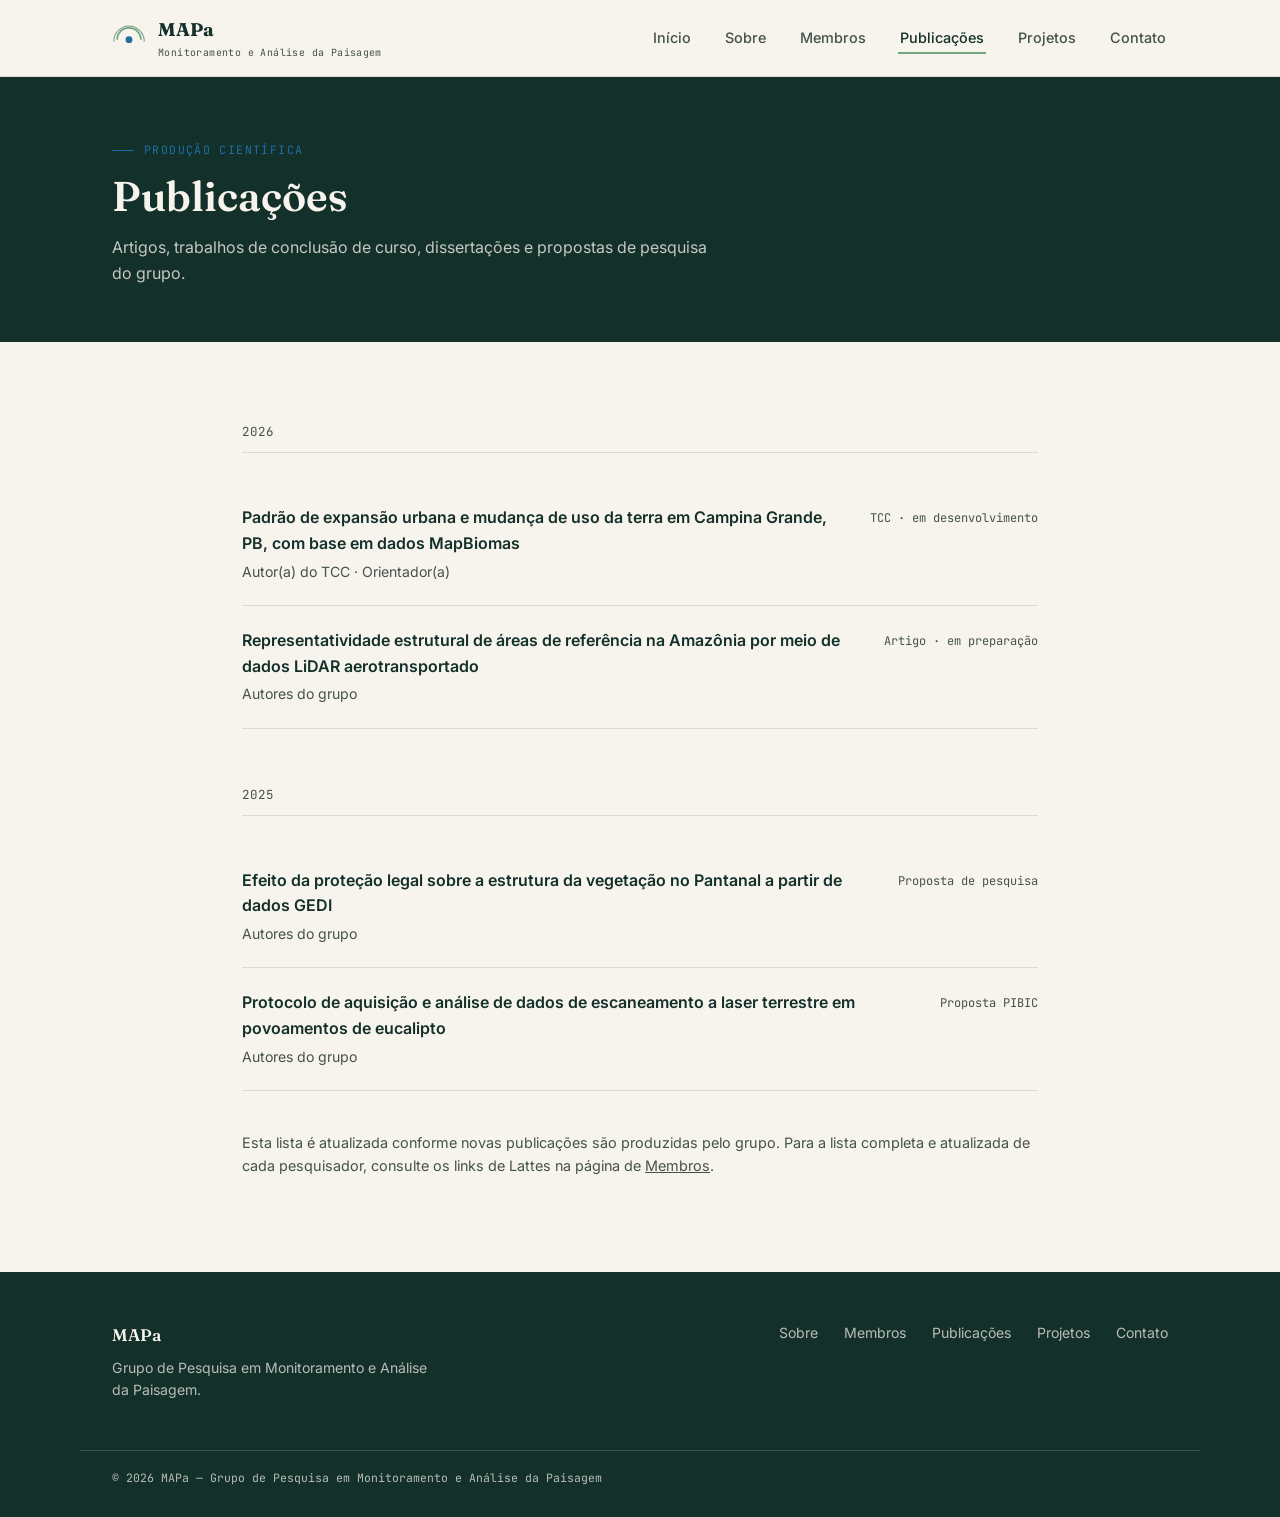
<file: publicacoes.html>
<!DOCTYPE html>
<html lang="pt-BR">
<head>
<meta charset="UTF-8">
<meta name="viewport" content="width=device-width, initial-scale=1.0">
<title>Publicações · MAPa</title>
<meta name="description" content="Artigos, trabalhos de conclusão e produção científica do grupo MAPa.">
<link rel="preconnect" href="https://fonts.googleapis.com">
<link rel="stylesheet" href="css/style.css">
</head>
<body>

<header class="site-header">
  <div class="wrap">
    <a href="index.html" class="brand">
      <svg class="brand-mark" viewBox="0 0 40 40" fill="none" xmlns="http://www.w3.org/2000/svg" aria-hidden="true">
        <path d="M2 24a18 18 0 1 1 36 0" stroke="#2D6A4F" stroke-width="1.5" opacity="0.55"/>
        <path d="M6 22a14 14 0 1 1 28 0" stroke="#74A57F" stroke-width="2"/>
        <circle cx="20" cy="22" r="4" fill="#1D6FA5"/>
      </svg>
      <span>MAPa<br><small>Monitoramento e Análise da Paisagem</small></span>
    </a>
    <button class="nav-toggle" aria-label="Abrir menu"><span></span><span></span><span></span></button>
    <nav class="primary-nav">
      <ul>
        <li><a href="index.html">Início</a></li>
        <li><a href="sobre.html">Sobre</a></li>
        <li><a href="membros.html">Membros</a></li>
        <li><a href="publicacoes.html" class="active">Publicações</a></li>
        <li><a href="projetos.html">Projetos</a></li>
        <li><a href="contato.html">Contato</a></li>
      </ul>
    </nav>
  </div>
</header>

<section class="page-hero">
  <div class="wrap">
    <div class="eyebrow">Produção científica</div>
    <h1>Publicações</h1>
    <p>Artigos, trabalhos de conclusão de curso, dissertações e propostas de pesquisa do grupo.</p>
  </div>
</section>

<section class="section">
  <div class="wrap" style="max-width: 860px;">

    <div class="group-label">2026</div>
    <div class="list-row">
      <div>
        <div class="title">Padrão de expansão urbana e mudança de uso da terra em Campina Grande, PB, com base em dados MapBiomas</div>
        <div class="authors">Autor(a) do TCC · Orientador(a)</div>
      </div>
      <div class="meta">TCC · em desenvolvimento</div>
    </div>
    <div class="list-row">
      <div>
        <div class="title">Representatividade estrutural de áreas de referência na Amazônia por meio de dados LiDAR aerotransportado</div>
        <div class="authors">Autores do grupo</div>
      </div>
      <div class="meta">Artigo · em preparação</div>
    </div>

    <div class="group-label">2025</div>
    <div class="list-row">
      <div>
        <div class="title">Efeito da proteção legal sobre a estrutura da vegetação no Pantanal a partir de dados GEDI</div>
        <div class="authors">Autores do grupo</div>
      </div>
      <div class="meta">Proposta de pesquisa</div>
    </div>
    <div class="list-row">
      <div>
        <div class="title">Protocolo de aquisição e análise de dados de escaneamento a laser terrestre em povoamentos de eucalipto</div>
        <div class="authors">Autores do grupo</div>
      </div>
      <div class="meta">Proposta PIBIC</div>
    </div>

    <p style="margin-top: 40px; color: var(--ink-soft); font-size: 0.9rem;">Esta lista é atualizada conforme novas publicações são produzidas pelo grupo. Para a lista completa e atualizada de cada pesquisador, consulte os links de Lattes na página de <a href="membros.html" style="text-decoration:underline;">Membros</a>.</p>
  </div>
</section>

<footer class="site-footer">
  <div class="wrap">
    <div>
      <div class="foot-brand">MAPa</div>
      <p style="max-width:36ch;">Grupo de Pesquisa em Monitoramento e Análise da Paisagem.</p>
    </div>
    <div class="foot-links">
      <a href="sobre.html">Sobre</a>
      <a href="membros.html">Membros</a>
      <a href="publicacoes.html">Publicações</a>
      <a href="projetos.html">Projetos</a>
      <a href="contato.html">Contato</a>
    </div>
  </div>
  <div class="wrap foot-bottom">
    © 2026 MAPa — Grupo de Pesquisa em Monitoramento e Análise da Paisagem
  </div>
</footer>

<script src="js/main.js"></script>
</body>
</html>
</file>
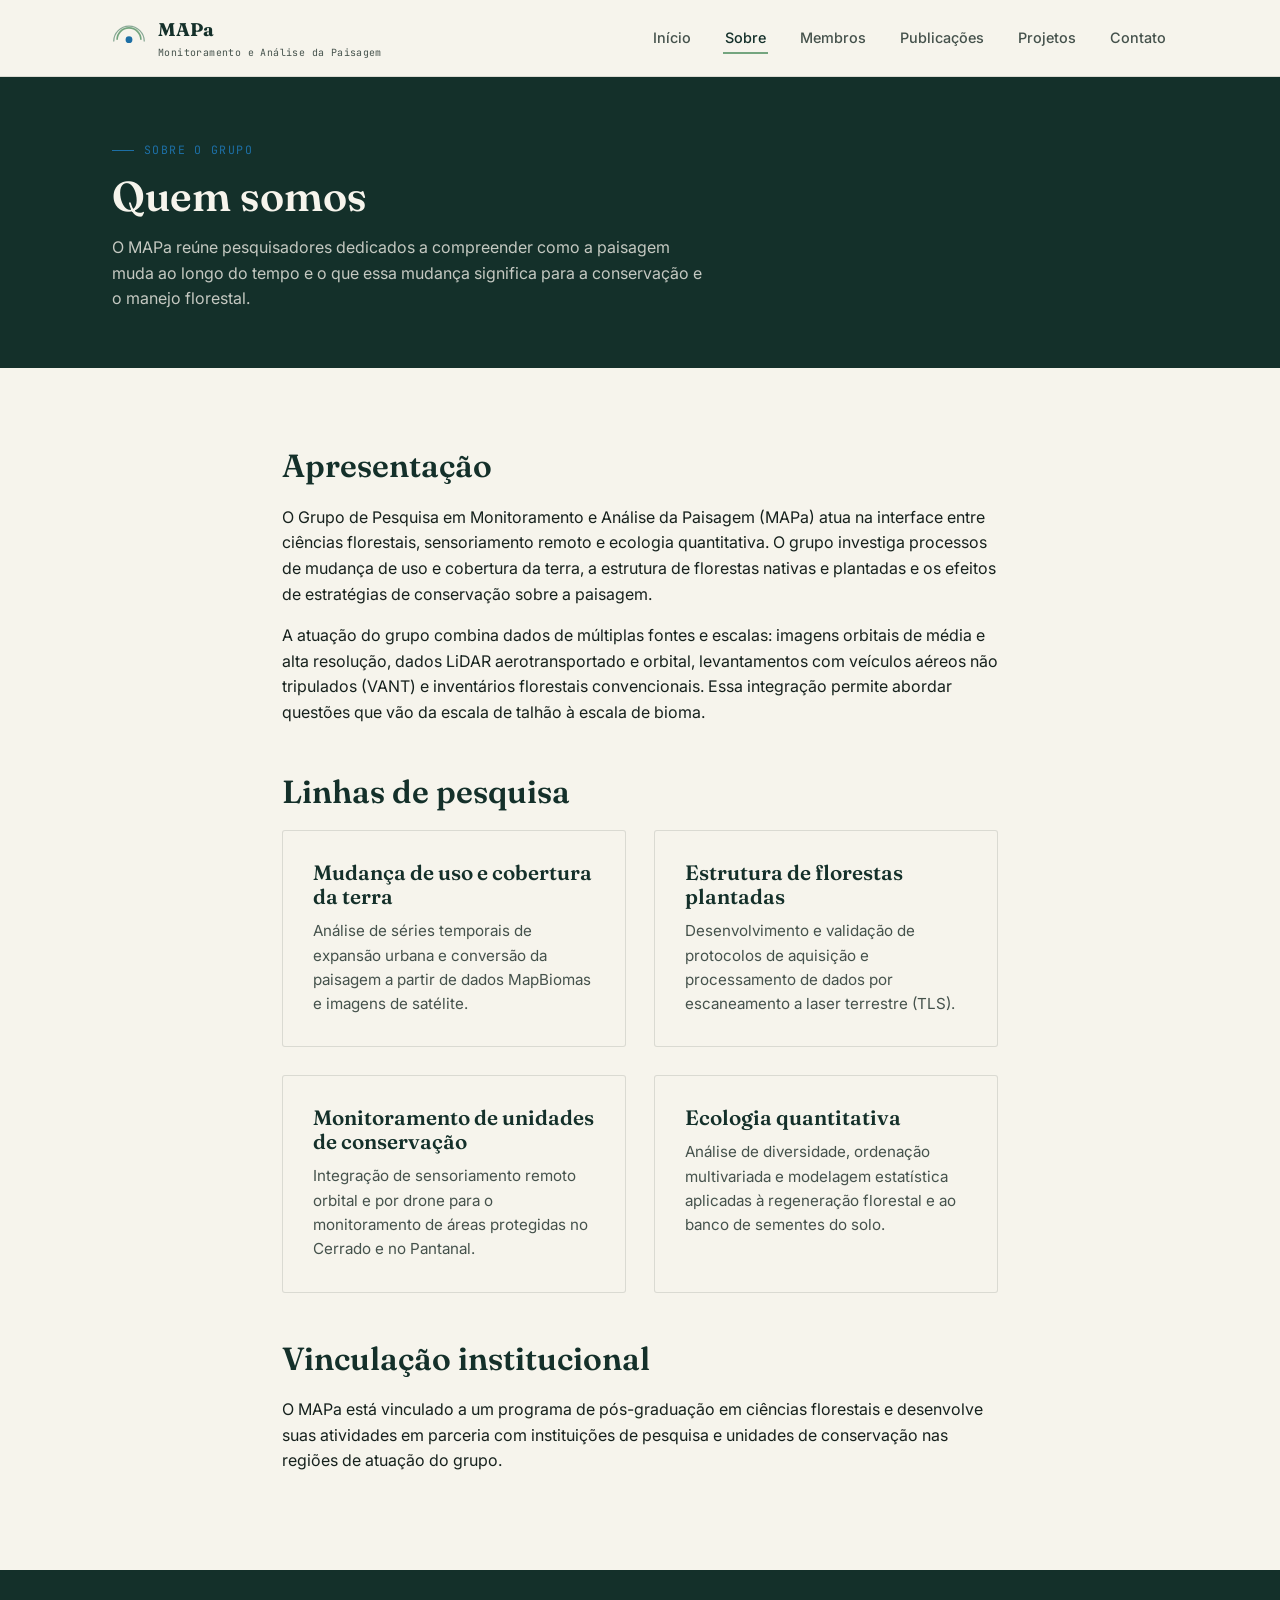
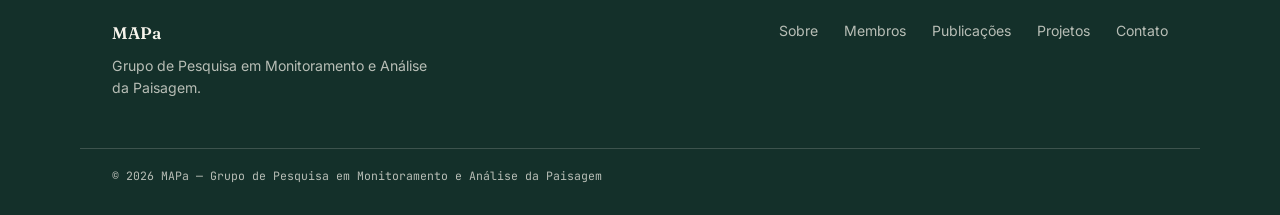
<file: sobre.html>
<!DOCTYPE html>
<html lang="pt-BR">
<head>
<meta charset="UTF-8">
<meta name="viewport" content="width=device-width, initial-scale=1.0">
<title>Sobre · MAPa</title>
<meta name="description" content="Conheça a atuação, os objetivos e as linhas de pesquisa do grupo MAPa.">
<link rel="preconnect" href="https://fonts.googleapis.com">
<link rel="stylesheet" href="css/style.css">
</head>
<body>

<header class="site-header">
  <div class="wrap">
    <a href="index.html" class="brand">
      <svg class="brand-mark" viewBox="0 0 40 40" fill="none" xmlns="http://www.w3.org/2000/svg" aria-hidden="true">
        <path d="M2 24a18 18 0 1 1 36 0" stroke="#2D6A4F" stroke-width="1.5" opacity="0.55"/>
        <path d="M6 22a14 14 0 1 1 28 0" stroke="#74A57F" stroke-width="2"/>
        <circle cx="20" cy="22" r="4" fill="#1D6FA5"/>
      </svg>
      <span>MAPa<br><small>Monitoramento e Análise da Paisagem</small></span>
    </a>
    <button class="nav-toggle" aria-label="Abrir menu"><span></span><span></span><span></span></button>
    <nav class="primary-nav">
      <ul>
        <li><a href="index.html">Início</a></li>
        <li><a href="sobre.html" class="active">Sobre</a></li>
        <li><a href="membros.html">Membros</a></li>
        <li><a href="publicacoes.html">Publicações</a></li>
        <li><a href="projetos.html">Projetos</a></li>
        <li><a href="contato.html">Contato</a></li>
      </ul>
    </nav>
  </div>
</header>

<section class="page-hero">
  <div class="wrap">
    <div class="eyebrow">Sobre o grupo</div>
    <h1>Quem somos</h1>
    <p>O MAPa reúne pesquisadores dedicados a compreender como a paisagem muda ao longo do tempo e o que essa mudança significa para a conservação e o manejo florestal.</p>
  </div>
</section>

<section class="section">
  <div class="wrap" style="max-width: 780px;">
    <h2 style="margin-bottom:20px;">Apresentação</h2>
    <p>O Grupo de Pesquisa em Monitoramento e Análise da Paisagem (MAPa) atua na interface entre ciências florestais, sensoriamento remoto e ecologia quantitativa. O grupo investiga processos de mudança de uso e cobertura da terra, a estrutura de florestas nativas e plantadas e os efeitos de estratégias de conservação sobre a paisagem.</p>
    <p>A atuação do grupo combina dados de múltiplas fontes e escalas: imagens orbitais de média e alta resolução, dados LiDAR aerotransportado e orbital, levantamentos com veículos aéreos não tripulados (VANT) e inventários florestais convencionais. Essa integração permite abordar questões que vão da escala de talhão à escala de bioma.</p>

    <h2 style="margin: 48px 0 20px;">Linhas de pesquisa</h2>
    <div class="grid-2">
      <div class="card">
        <h3>Mudança de uso e cobertura da terra</h3>
        <p>Análise de séries temporais de expansão urbana e conversão da paisagem a partir de dados MapBiomas e imagens de satélite.</p>
      </div>
      <div class="card">
        <h3>Estrutura de florestas plantadas</h3>
        <p>Desenvolvimento e validação de protocolos de aquisição e processamento de dados por escaneamento a laser terrestre (TLS).</p>
      </div>
      <div class="card">
        <h3>Monitoramento de unidades de conservação</h3>
        <p>Integração de sensoriamento remoto orbital e por drone para o monitoramento de áreas protegidas no Cerrado e no Pantanal.</p>
      </div>
      <div class="card">
        <h3>Ecologia quantitativa</h3>
        <p>Análise de diversidade, ordenação multivariada e modelagem estatística aplicadas à regeneração florestal e ao banco de sementes do solo.</p>
      </div>
    </div>

    <h2 style="margin: 48px 0 20px;">Vinculação institucional</h2>
    <p>O MAPa está vinculado a um programa de pós-graduação em ciências florestais e desenvolve suas atividades em parceria com instituições de pesquisa e unidades de conservação nas regiões de atuação do grupo.</p>
  </div>
</section>

<footer class="site-footer">
  <div class="wrap">
    <div>
      <div class="foot-brand">MAPa</div>
      <p style="max-width:36ch;">Grupo de Pesquisa em Monitoramento e Análise da Paisagem.</p>
    </div>
    <div class="foot-links">
      <a href="sobre.html">Sobre</a>
      <a href="membros.html">Membros</a>
      <a href="publicacoes.html">Publicações</a>
      <a href="projetos.html">Projetos</a>
      <a href="contato.html">Contato</a>
    </div>
  </div>
  <div class="wrap foot-bottom">
    © 2026 MAPa — Grupo de Pesquisa em Monitoramento e Análise da Paisagem
  </div>
</footer>

<script src="js/main.js"></script>
</body>
</html>
</file>
<file: css/style.css>
/* =========================================================
   MAPa — Grupo de Pesquisa em Monitoramento e Análise da Paisagem
   Design tokens
   ========================================================= */

@import url('https://fonts.googleapis.com/css2?family=Fraunces:ital,opsz,wght@0,9..144,400;0,9..144,500;0,9..144,600;0,9..144,700;1,9..144,500&family=Inter:wght@400;500;600;700&family=JetBrains+Mono:wght@400;500&display=swap');

:root{
  /* color */
  --forest-deep:  #14302A;
  --forest-mid:   #2D6A4F;
  --moss:         #74A57F;
  --sky-blue:     #1D6FA5;
  --sky-pale:     #CFE3EE;
  --paper:        #F6F4EC;
  --paper-dim:    #EDEADF;
  --ink:          #16211D;
  --ink-soft:     #45524C;
  --soil:         #B5651D;
  --line:         rgba(22,33,29,0.12);
  --line-on-dark: rgba(246,244,236,0.18);

  /* type */
  --font-display: 'Fraunces', serif;
  --font-body: 'Inter', sans-serif;
  --font-mono: 'JetBrains Mono', monospace;

  /* layout */
  --maxw: 1120px;
  --radius: 3px;
}

*, *::before, *::after{ box-sizing: border-box; }

html{ scroll-behavior: smooth; }

body{
  margin:0;
  background: var(--paper);
  color: var(--ink);
  font-family: var(--font-body);
  font-size: 16px;
  line-height: 1.6;
  -webkit-font-smoothing: antialiased;
}

img{ max-width:100%; display:block; }

a{ color: inherit; text-decoration: none; }

.wrap{
  max-width: var(--maxw);
  margin: 0 auto;
  padding: 0 32px;
}

h1,h2,h3,h4{
  font-family: var(--font-display);
  font-weight: 600;
  line-height: 1.15;
  margin: 0;
  color: var(--forest-deep);
}

h2{ font-size: 2rem; }
h3{ font-size: 1.3rem; }

p{ margin: 0 0 1em 0; }

.eyebrow{
  font-family: var(--font-mono);
  font-size: 0.72rem;
  letter-spacing: 0.12em;
  text-transform: uppercase;
  color: var(--sky-blue);
  display:flex;
  align-items:center;
  gap: 10px;
  margin-bottom: 14px;
}
.eyebrow::before{
  content:"";
  width: 22px; height: 1px;
  background: var(--sky-blue);
  display:inline-block;
}

/* focus visibility */
a:focus-visible, button:focus-visible{
  outline: 2px solid var(--sky-blue);
  outline-offset: 3px;
}

@media (prefers-reduced-motion: reduce){
  *{ animation: none !important; transition: none !important; }
  html{ scroll-behavior: auto; }
}

/* =========================================================
   Header / Nav
   ========================================================= */

.site-header{
  position: sticky;
  top: 0;
  z-index: 50;
  background: var(--paper);
  border-bottom: 1px solid var(--line);
}

.site-header .wrap{
  display:flex;
  align-items:center;
  justify-content:space-between;
  height: 76px;
}

.brand{
  display:flex;
  align-items:center;
  gap: 12px;
  font-family: var(--font-display);
  font-weight: 700;
  font-size: 1.15rem;
  color: var(--forest-deep);
}

.brand-mark{
  width: 34px; height: 34px;
  flex-shrink:0;
}

.brand small{
  display:block;
  font-family: var(--font-mono);
  font-weight: 400;
  font-size: 0.62rem;
  letter-spacing: 0.04em;
  color: var(--ink-soft);
  text-transform: none;
}

nav.primary-nav ul{
  list-style:none;
  display:flex;
  gap: 30px;
  margin:0; padding:0;
}

nav.primary-nav a{
  font-size: 0.9rem;
  font-weight: 500;
  color: var(--ink-soft);
  padding: 6px 2px;
  border-bottom: 2px solid transparent;
  transition: color .15s ease, border-color .15s ease;
}

nav.primary-nav a:hover,
nav.primary-nav a.active{
  color: var(--forest-deep);
  border-color: var(--moss);
}

.nav-toggle{
  display:none;
  background:none; border:none; cursor:pointer;
  padding: 8px;
}
.nav-toggle span{
  display:block; width: 22px; height: 2px; background: var(--forest-deep);
  margin: 4px 0;
}

@media (max-width: 820px){
  nav.primary-nav{
    position:absolute;
    top: 76px; left:0; right:0;
    background: var(--paper);
    border-bottom: 1px solid var(--line);
    display:none;
  }
  nav.primary-nav.open{ display:block; }
  nav.primary-nav ul{
    flex-direction:column;
    gap:0;
    padding: 8px 32px 20px;
  }
  nav.primary-nav li{ border-bottom: 1px solid var(--line); }
  nav.primary-nav a{ display:block; padding: 14px 0; border-bottom:none; }
  .nav-toggle{ display:block; }
}

/* =========================================================
   Hero
   ========================================================= */

.hero{
  position:relative;
  background: var(--forest-deep);
  color: var(--paper);
  overflow:hidden;
  padding: 96px 0 0 0;
}

.hero-contours{
  position:absolute;
  inset:0;
  width:100%;
  height:100%;
  opacity: 0.5;
}

.hero .wrap{
  position:relative;
  z-index:2;
}

.hero-inner{
  max-width: 720px;
  padding-bottom: 64px;
}

.hero .eyebrow{ color: var(--sky-pale); }
.hero .eyebrow::before{ background: var(--sky-pale); }

.hero h1{
  color: var(--paper);
  font-size: clamp(2.1rem, 4.2vw, 3.4rem);
  margin-bottom: 20px;
}

.hero h1 em{
  font-style: italic;
  color: var(--moss);
}

.hero p.lede{
  font-size: 1.1rem;
  color: rgba(246,244,236,0.82);
  max-width: 56ch;
}

.hero-actions{
  display:flex;
  gap: 16px;
  margin-top: 28px;
}

.btn{
  display:inline-flex;
  align-items:center;
  gap:8px;
  padding: 12px 22px;
  border-radius: var(--radius);
  font-weight: 600;
  font-size: 0.92rem;
  border: 1px solid transparent;
  cursor:pointer;
}

.btn-primary{
  background: var(--moss);
  color: var(--forest-deep);
}
.btn-primary:hover{ background: #86b491; }

.btn-ghost{
  border-color: var(--line-on-dark);
  color: var(--paper);
}
.btn-ghost:hover{ border-color: var(--paper); }

/* coordinate ticker */
.ticker{
  position: relative;
  z-index: 2;
  border-top: 1px solid var(--line-on-dark);
  background: rgba(0,0,0,0.14);
  overflow:hidden;
  white-space:nowrap;
}
.ticker-track{
  display:inline-flex;
  align-items:center;
  gap: 48px;
  padding: 10px 0;
  font-family: var(--font-mono);
  font-size: 0.72rem;
  letter-spacing: 0.03em;
  color: var(--sky-pale);
  animation: ticker-scroll 32s linear infinite;
}
.ticker-track span{ flex-shrink:0; }
@keyframes ticker-scroll{
  from{ transform: translateX(0); }
  to{ transform: translateX(-50%); }
}

/* =========================================================
   Focus areas / feature grid
   ========================================================= */

.section{ padding: 80px 0; }
.section-tight{ padding: 56px 0; }
.section-alt{ background: var(--paper-dim); }
.section-dark{ background: var(--forest-deep); color: var(--paper); }

.section-head{
  max-width: 640px;
  margin-bottom: 48px;
}

.section-head h2{ margin-bottom: 14px; }
.section-dark .section-head h2{ color: var(--paper); }
.section-head p{ color: var(--ink-soft); }
.section-dark .section-head p{ color: rgba(246,244,236,0.75); }

.grid-3{
  display:grid;
  grid-template-columns: repeat(3, 1fr);
  gap: 28px;
}
.grid-2{
  display:grid;
  grid-template-columns: repeat(2, 1fr);
  gap: 28px;
}

@media (max-width: 900px){
  .grid-3{ grid-template-columns: 1fr; }
  .grid-2{ grid-template-columns: 1fr; }
}

.card{
  background: var(--paper);
  border: 1px solid var(--line);
  border-radius: var(--radius);
  padding: 30px;
}

.card .icon{
  width: 40px; height: 40px;
  margin-bottom: 18px;
  color: var(--sky-blue);
}

.card h3{ margin-bottom: 10px; }
.card p{ color: var(--ink-soft); font-size: 0.95rem; margin-bottom: 0; }

.card-index{
  font-family: var(--font-mono);
  font-size: 0.7rem;
  color: var(--moss);
  margin-bottom: 12px;
  display:block;
}

/* =========================================================
   Lists: publications, projects preview, members
   ========================================================= */

.list-row{
  display:flex;
  justify-content:space-between;
  gap: 24px;
  padding: 22px 0;
  border-bottom: 1px solid var(--line);
}
.list-row:first-child{ border-top: 1px solid var(--line); }

.list-row .meta{
  font-family: var(--font-mono);
  font-size: 0.75rem;
  color: var(--ink-soft);
  white-space: nowrap;
  padding-top: 4px;
}

.list-row .title{
  font-weight: 600;
  color: var(--forest-deep);
  margin-bottom: 4px;
}

.list-row .authors{
  font-size: 0.88rem;
  color: var(--ink-soft);
}

.section-foot{
  margin-top: 30px;
}

.link-arrow{
  font-weight: 600;
  color: var(--sky-blue);
  display:inline-flex;
  align-items:center;
  gap: 6px;
}
.link-arrow::after{ content:"→"; }

/* project cards */
.project-card{
  border: 1px solid var(--line);
  border-radius: var(--radius);
  overflow:hidden;
  background: var(--paper);
}
.project-card .tag-strip{
  background: var(--forest-mid);
  color: var(--paper);
  font-family: var(--font-mono);
  font-size: 0.68rem;
  letter-spacing: 0.06em;
  text-transform: uppercase;
  padding: 8px 20px;
}
.project-card .body{ padding: 26px; }
.project-card .status{
  font-family: var(--font-mono);
  font-size: 0.72rem;
  color: var(--moss);
  margin-bottom: 8px;
  display:block;
}

/* =========================================================
   Team / members
   ========================================================= */

.team-grid{
  display:grid;
  grid-template-columns: repeat(3, 1fr);
  gap: 32px 28px;
}
@media (max-width: 900px){ .team-grid{ grid-template-columns: repeat(2,1fr); } }
@media (max-width: 600px){ .team-grid{ grid-template-columns: 1fr; } }

.member{
  border-top: 2px solid var(--forest-mid);
  padding-top: 16px;
}
.member .avatar{
  width: 100%;
  aspect-ratio: 1;
  background: var(--paper-dim);
  border: 1px solid var(--line);
  border-radius: var(--radius);
  margin-bottom: 14px;
  display:flex;
  align-items:center;
  justify-content:center;
  color: var(--moss);
}
.member h3{ font-size: 1.05rem; margin-bottom: 2px; }
.member .role{
  font-family: var(--font-mono);
  font-size: 0.72rem;
  color: var(--sky-blue);
  text-transform: uppercase;
  letter-spacing: 0.04em;
  margin-bottom: 10px;
  display:block;
}
.member p{ font-size: 0.88rem; color: var(--ink-soft); }
.member .links{ display:flex; gap: 14px; margin-top: 10px; }
.member .links a{
  font-family: var(--font-mono);
  font-size: 0.72rem;
  color: var(--forest-mid);
  border-bottom: 1px solid var(--moss);
}

.group-label{
  font-family: var(--font-mono);
  font-size: 0.78rem;
  text-transform: uppercase;
  letter-spacing: 0.08em;
  color: var(--ink-soft);
  border-bottom: 1px solid var(--line);
  padding-bottom: 10px;
  margin: 56px 0 30px;
}
.group-label:first-of-type{ margin-top: 0; }

/* =========================================================
   Page hero (inner pages, simpler than home)
   ========================================================= */

.page-hero{
  background: var(--forest-deep);
  color: var(--paper);
  padding: 64px 0 40px;
  position:relative;
  overflow:hidden;
}
.page-hero .wrap{ position:relative; z-index:2; }
.page-hero h1{ color: var(--paper); font-size: clamp(1.8rem, 3.5vw, 2.6rem); }
.page-hero p{ color: rgba(246,244,236,0.78); max-width: 60ch; margin-top: 14px; }

/* =========================================================
   Contact
   ========================================================= */

.contact-grid{
  display:grid;
  grid-template-columns: 1fr 1fr;
  gap: 50px;
}
@media (max-width: 800px){ .contact-grid{ grid-template-columns: 1fr; } }

.contact-item{
  display:flex;
  gap: 16px;
  padding: 18px 0;
  border-bottom: 1px solid var(--line);
}
.contact-item .icon{ width: 22px; height:22px; color: var(--sky-blue); flex-shrink:0; margin-top: 3px; }
.contact-item .label{
  font-family: var(--font-mono);
  font-size: 0.7rem;
  text-transform: uppercase;
  letter-spacing: 0.06em;
  color: var(--ink-soft);
  margin-bottom: 4px;
}
.contact-item .value{ font-weight: 500; }

form.contact-form{ display:flex; flex-direction:column; gap: 16px; }
form.contact-form label{
  font-family: var(--font-mono);
  font-size: 0.72rem;
  text-transform: uppercase;
  letter-spacing: 0.05em;
  color: var(--ink-soft);
  margin-bottom: 6px;
  display:block;
}
form.contact-form input,
form.contact-form textarea{
  width:100%;
  padding: 12px 14px;
  border: 1px solid var(--line);
  border-radius: var(--radius);
  background: #fff;
  font-family: var(--font-body);
  font-size: 0.95rem;
  color: var(--ink);
}
form.contact-form textarea{ resize: vertical; min-height: 120px; }
form.contact-form button{ align-self:flex-start; margin-top: 6px; }

/* =========================================================
   Footer
   ========================================================= */

footer.site-footer{
  background: var(--forest-deep);
  color: rgba(246,244,236,0.72);
  padding: 50px 0 30px;
  font-size: 0.88rem;
}
footer.site-footer .wrap{
  display:flex;
  justify-content:space-between;
  align-items:flex-start;
  flex-wrap:wrap;
  gap: 24px;
}
footer.site-footer .foot-brand{
  font-family: var(--font-display);
  font-weight: 600;
  color: var(--paper);
  font-size: 1.05rem;
  margin-bottom: 8px;
}
footer.site-footer a:hover{ color: var(--paper); }
footer.site-footer .foot-links{ display:flex; gap: 26px; }
footer.site-footer .foot-bottom{
  border-top: 1px solid var(--line-on-dark);
  margin-top: 34px;
  padding-top: 18px;
  font-family: var(--font-mono);
  font-size: 0.72rem;
}

/* Simple fade-in on load */
.fade-in{ animation: fadeIn .6s ease both; }
@keyframes fadeIn{ from{ opacity:0; transform: translateY(6px);} to{ opacity:1; transform:none; } }
</file>
